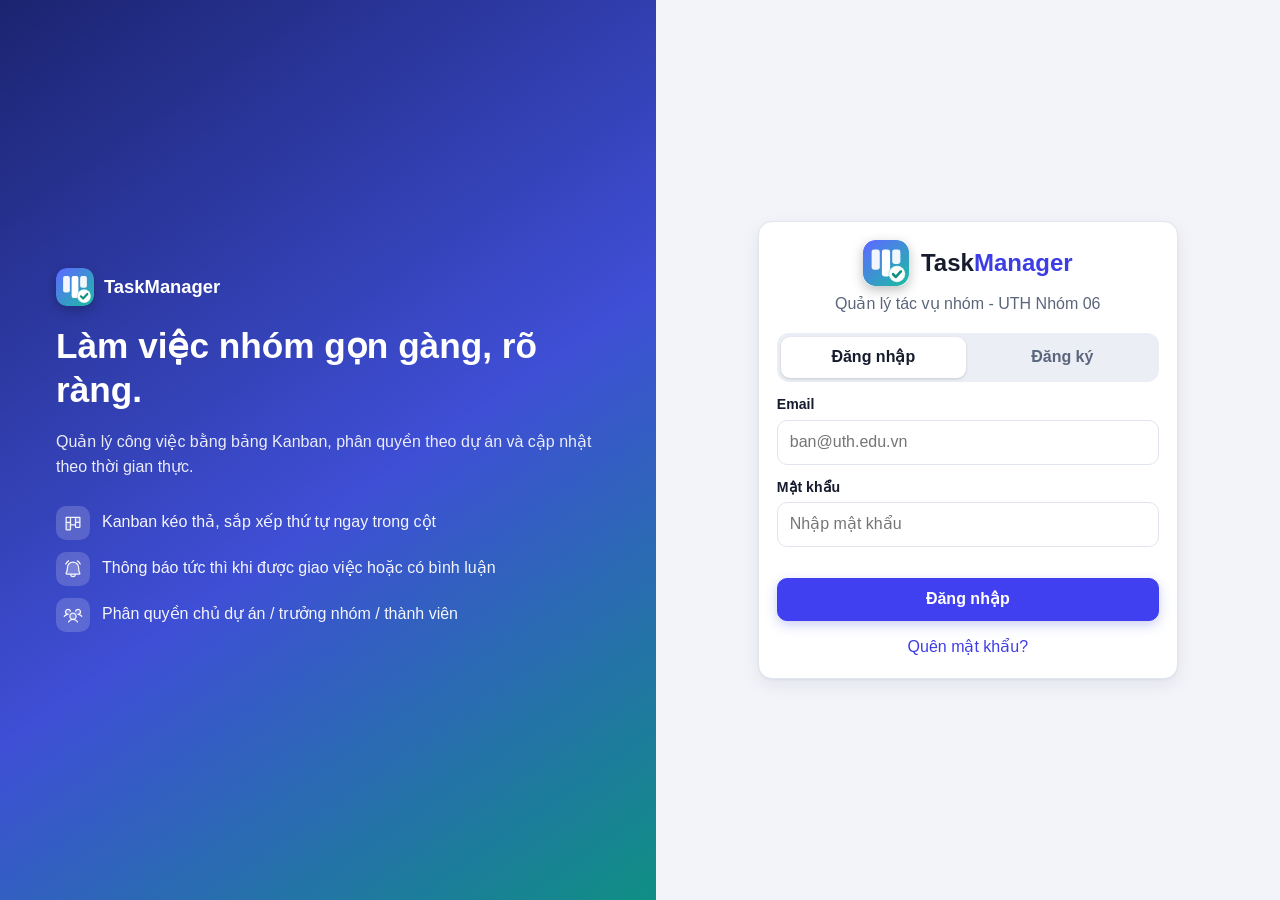
<file: frontend/index.html>
<!DOCTYPE html>
<html lang="vi"><head><meta charset="UTF-8"><title>Task Manager</title></head>
<body><script>location.replace(localStorage.getItem('tm_token') ? 'dashboard.html' : 'login.html');</script></body></html>
</file>
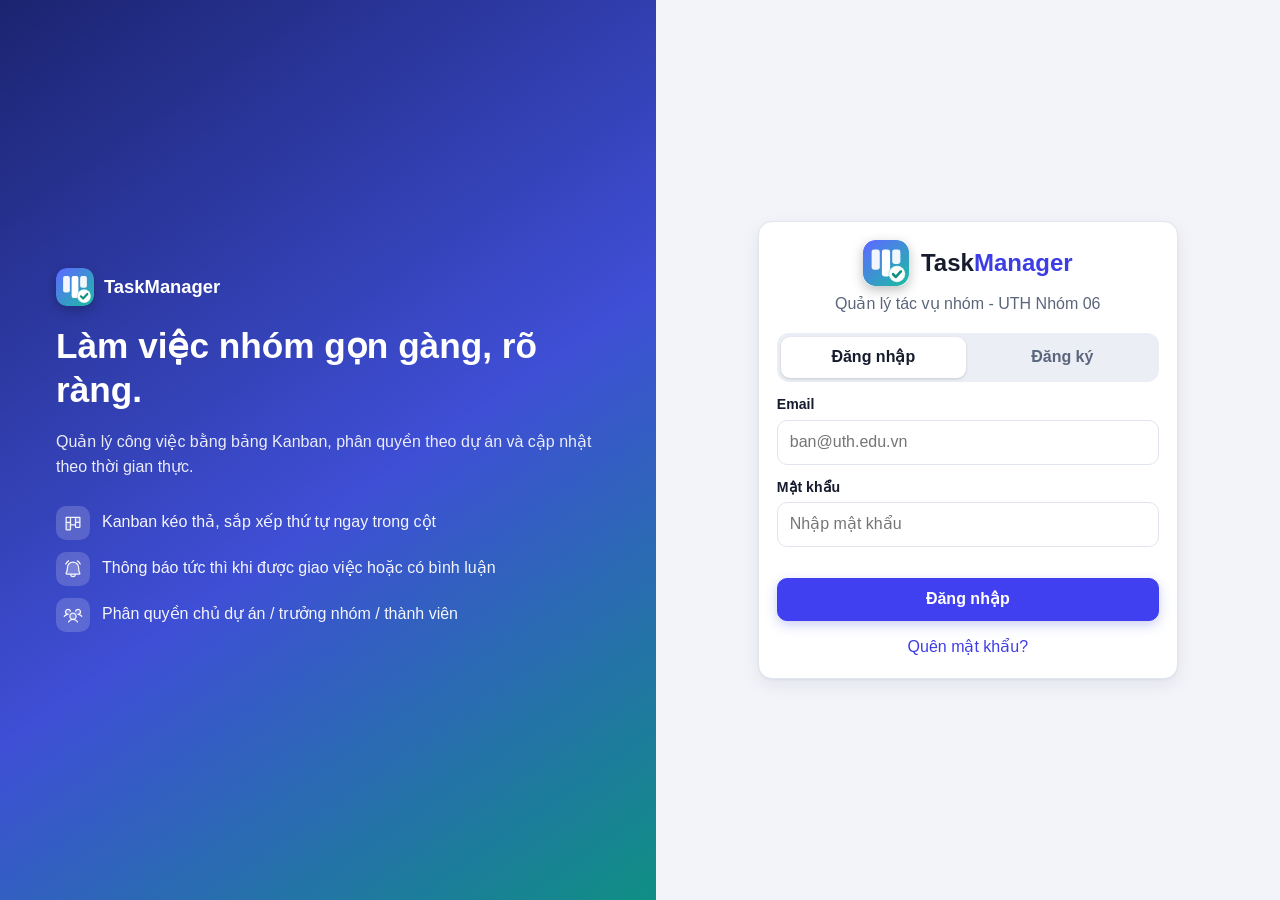
<file: frontend/board.html>
<!DOCTYPE html>
<html lang="vi">
<head>
  <meta charset="UTF-8">
  <meta name="viewport" content="width=device-width, initial-scale=1">
  <title>Bảng Kanban - Task Manager</title>
  <link rel="icon" type="image/svg+xml" href="img/favicon.svg">
  <link rel="stylesheet" href="css/style.css">
</head>
<body>
  <div class="app">
    <aside class="sidebar" id="sidebar"></aside>
    <div class="main-col">
      <header id="topbar"></header>
      <main class="container">
        <div class="board-bar">
          <div class="muted" id="p-desc"></div>
          <div class="bar-actions">
            <div class="avatar-stack" id="p-team"></div>
            <button class="btn" id="btn-members"><i data-icon="users" data-size="18"></i> Thành viên</button>
            <button class="btn danger hidden" id="btn-delete-project"><i data-icon="trash" data-size="16"></i> Xóa dự án</button>
          </div>
        </div>

        <div class="toolbar">
          <div class="field search-field"><i data-icon="search" data-size="18"></i><input id="f-q" type="search" aria-label="Tìm task" placeholder="Tìm task..."></div>
          <div class="field">
            <select id="f-priority">
              <option value="">Mọi mức ưu tiên</option>
              <option value="urgent">Khẩn cấp</option><option value="high">Cao</option>
              <option value="medium">Trung bình</option><option value="low">Thấp</option>
            </select>
          </div>
          <div class="field"><select id="f-assignee"></select></div>
          <button class="btn sm ghost" id="f-clear">Xóa bộ lọc</button>
          <span class="muted small" id="f-count"></span>
          <span class="spacer"></span>
          <div class="view-toggle">
            <button type="button" id="view-kanban" class="active with-ic"><i data-icon="kanban" data-size="16"></i> Kanban</button>
            <button type="button" id="view-list" class="with-ic"><i data-icon="rows" data-size="16"></i> Danh sách</button>
          </div>
        </div>

        <div class="board" id="board"></div>
      </main>
    </div>
  </div>
  <script src="js/api.js"></script>
  <script src="js/icons-data.js"></script>
  <script src="js/icon.js"></script>
  <script src="js/motion.js"></script>
  <script src="js/ui.js"></script>
  <script src="js/notify.js"></script>
  <script src="js/profile.js"></script>
  <script src="js/board.js"></script>
</body>
</html>
</file>
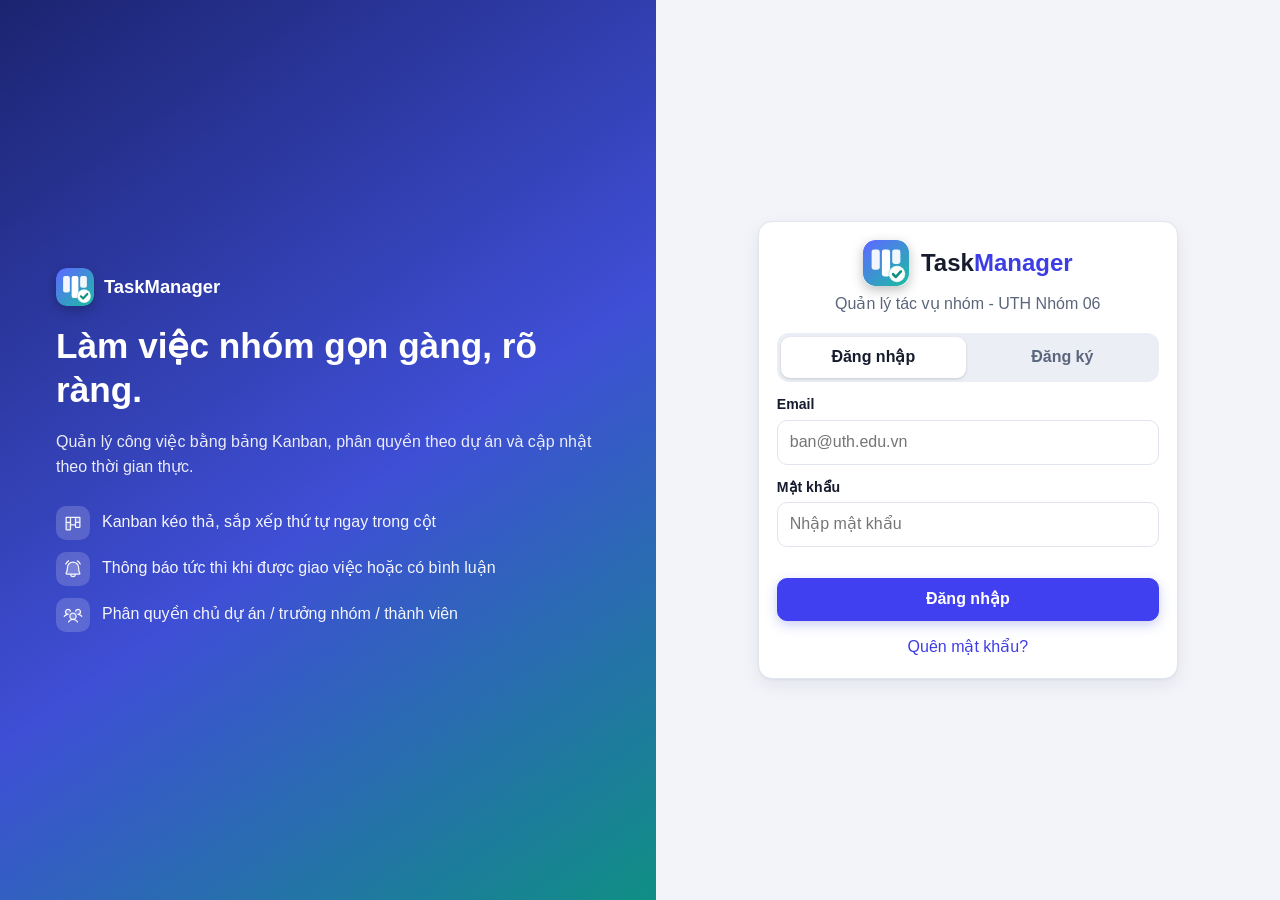
<file: frontend/dashboard.html>
<!DOCTYPE html>
<html lang="vi">
<head>
  <meta charset="UTF-8">
  <meta name="viewport" content="width=device-width, initial-scale=1">
  <title>Bảng điều khiển - Task Manager</title>
  <link rel="icon" type="image/svg+xml" href="img/favicon.svg">
  <link rel="stylesheet" href="css/style.css">
</head>
<body>
  <div class="app">
    <aside class="sidebar" id="sidebar"></aside>
    <div class="main-col">
      <header id="topbar"></header>
      <main class="container">
        <div class="greet-sub" id="hello-sub">Tổng quan công việc của bạn trên tất cả dự án.</div>

        <section class="grid stats" id="stats"></section>

        <section class="dash-grid">
          <div class="card">
            <div class="card-head"><h2>Việc của tôi</h2><a href="my-tasks.html" class="small with-ic">Xem tất cả <i data-icon="arrow-right" data-size="14"></i></a></div>
            <div id="mine-tabs"></div>
            <div id="mine"></div>
          </div>
          <div class="card">
            <div class="card-head"><h2>Tiến độ tổng thể</h2></div>
            <div id="progress"></div>
          </div>
        </section>

        <h2 id="du-an">Dự án của tôi</h2>
        <section class="grid projects" id="projects"></section>
      </main>
    </div>
  </div>
  <script src="js/api.js"></script>
  <script src="js/icons-data.js"></script>
  <script src="js/icon.js"></script>
  <script src="js/motion.js"></script>
  <script src="js/ui.js"></script>
  <script src="js/notify.js"></script>
  <script src="js/profile.js"></script>
  <script src="js/dashboard.js"></script>
</body>
</html>
</file>
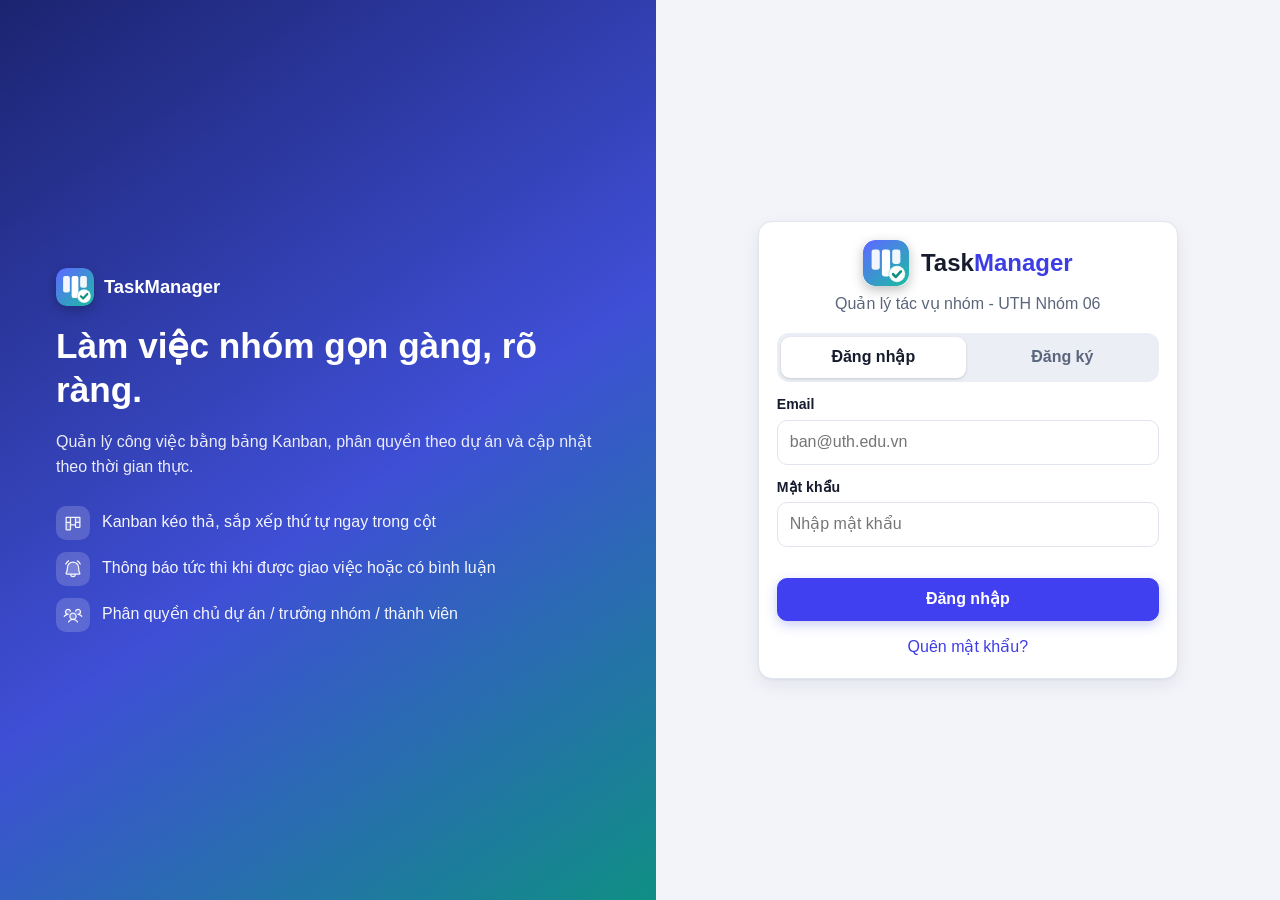
<file: frontend/login.html>
<!DOCTYPE html>
<html lang="vi">
<head>
  <meta charset="UTF-8">
  <meta name="viewport" content="width=device-width, initial-scale=1">
  <title>Đăng nhập - Task Manager</title>
  <link rel="icon" type="image/svg+xml" href="img/favicon.svg">
  <link rel="stylesheet" href="css/style.css">
</head>
<body>
  <div class="auth-split">
    <section class="auth-hero">
      <div class="side-brand" style="padding:0"><img class="logo-img" src="img/logo.svg" alt="" width="38" height="38"><span>Task<b style="color:#fff">Manager</b></span></div>
      <h1>Làm việc nhóm gọn gàng, rõ ràng.</h1>
      <p style="margin:0;opacity:.9">Quản lý công việc bằng bảng Kanban, phân quyền theo dự án và cập nhật theo thời gian thực.</p>
      <ul>
        <li><span class="hero-ic"><i data-icon="kanban" data-size="20"></i></span> Kanban kéo thả, sắp xếp thứ tự ngay trong cột</li>
        <li><span class="hero-ic"><i data-icon="bell" data-size="20"></i></span> Thông báo tức thì khi được giao việc hoặc có bình luận</li>
        <li><span class="hero-ic"><i data-icon="users" data-size="20"></i></span> Phân quyền chủ dự án / trưởng nhóm / thành viên</li>
      </ul>
    </section>
    <section class="auth-pane">
    <div class="card auth-card">
      <h1 class="auth-logo"><img class="logo-img" src="img/logo.svg" alt="" width="46" height="46"><span class="word">Task<b>Manager</b></span></h1>
      <p class="muted" style="text-align:center;margin-top:0">Quản lý tác vụ nhóm - UTH Nhóm 06</p>
      <div class="tabs">
        <button type="button" id="tab-login" class="active">Đăng nhập</button>
        <button type="button" id="tab-register">Đăng ký</button>
      </div>

      <form id="form-login" novalidate>
        <label for="l-email">Email</label>
        <input id="l-email" type="email" autocomplete="username" placeholder="ban@uth.edu.vn">
        <label for="l-pass">Mật khẩu</label>
        <input id="l-pass" type="password" autocomplete="current-password" placeholder="Nhập mật khẩu">
        <div class="error-text" id="l-err"></div>
        <button class="btn primary" style="width:100%;margin-top:6px" id="l-btn">Đăng nhập</button>
        <p style="text-align:center;margin:14px 0 0"><a href="#" id="link-forgot">Quên mật khẩu?</a></p>
      </form>

      <form id="form-forgot" class="hidden" novalidate>
        <h3 style="margin-top:14px">Quên mật khẩu</h3>
        <p class="muted small" style="margin-top:0">Nhập email tài khoản, hệ thống sẽ gửi liên kết đặt lại mật khẩu (hiệu lực 1 giờ).</p>
        <label for="f-email">Email</label>
        <input id="f-email" type="email" autocomplete="username" placeholder="ban@uth.edu.vn">
        <div class="error-text" id="f-err"></div>
        <div id="f-ok" class="hidden card" style="margin:8px 0;padding:10px"></div>
        <button class="btn primary" style="width:100%;margin-top:6px" id="f-btn">Gửi liên kết đặt lại</button>
        <p style="text-align:center;margin:14px 0 0"><a href="#" id="link-back" class="with-ic"><i data-icon="arrow-left" data-size="14"></i> Quay lại đăng nhập</a></p>
      </form>

      <form id="form-register" class="hidden" novalidate>
        <label for="r-name">Họ và tên</label>
        <input id="r-name" type="text" autocomplete="name" placeholder="Nguyễn Văn A">
        <label for="r-email">Email</label>
        <input id="r-email" type="email" autocomplete="username" placeholder="ban@uth.edu.vn">
        <div class="form-row">
          <div><label for="r-pass">Mật khẩu</label><input id="r-pass" type="password" autocomplete="new-password" placeholder="Tối thiểu 6 ký tự"></div>
          <div><label for="r-pass2">Nhập lại</label><input id="r-pass2" type="password" autocomplete="new-password"></div>
        </div>
        <div class="error-text" id="r-err"></div>
        <button class="btn primary" style="width:100%;margin-top:6px" id="r-btn">Tạo tài khoản</button>
      </form>
    </div>
    </section>
  </div>
  <script src="js/api.js"></script>
  <script src="js/icons-data.js"></script>
  <script src="js/icon.js"></script>
  <script src="js/motion.js"></script>
  <script src="js/ui.js"></script>
  <script src="js/login.js"></script>
</body>
</html>
</file>
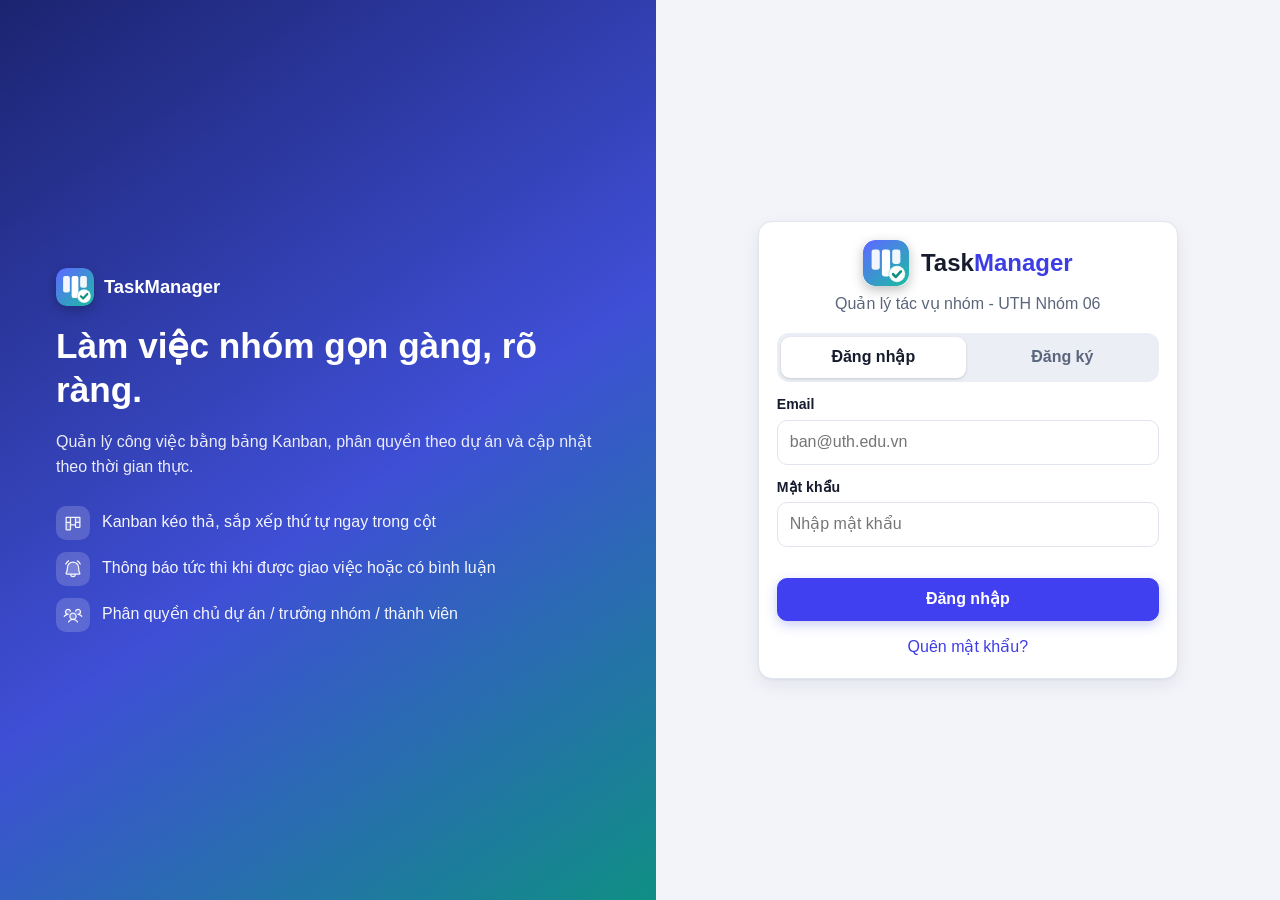
<file: frontend/my-tasks.html>
<!DOCTYPE html>
<html lang="vi">
<head>
  <meta charset="UTF-8">
  <meta name="viewport" content="width=device-width, initial-scale=1">
  <title>Việc của tôi - Task Manager</title>
  <link rel="icon" type="image/svg+xml" href="img/favicon.svg">
  <link rel="stylesheet" href="css/style.css">
</head>
<body>
  <div class="app">
    <aside class="sidebar" id="sidebar"></aside>
    <div class="main-col">
      <header id="topbar"></header>
      <main class="container">
        <div class="muted page-sub">Mọi công việc được giao cho bạn, trên tất cả dự án.</div>
        <div class="toolbar">
          <div class="field search-field"><i data-icon="search" data-size="18"></i><input id="mt-q" type="search" aria-label="Tìm công việc" placeholder="Tìm theo tên công việc..."></div>
          <div class="field">
            <select id="mt-priority">
              <option value="">Mọi mức ưu tiên</option>
              <option value="urgent">Khẩn cấp</option><option value="high">Cao</option>
              <option value="medium">Trung bình</option><option value="low">Thấp</option>
            </select>
          </div>
          <div class="field"><select id="mt-project"></select></div>
          <button class="btn sm ghost" id="mt-clear">Xóa bộ lọc</button>
        </div>
        <div class="card">
          <div id="mt-tabs"></div>
          <div id="mt-table"></div>
        </div>
      </main>
    </div>
  </div>
  <script src="js/api.js"></script>
  <script src="js/icons-data.js"></script>
  <script src="js/icon.js"></script>
  <script src="js/motion.js"></script>
  <script src="js/ui.js"></script>
  <script src="js/notify.js"></script>
  <script src="js/profile.js"></script>
  <script src="js/my-tasks.js"></script>
</body>
</html>
</file>
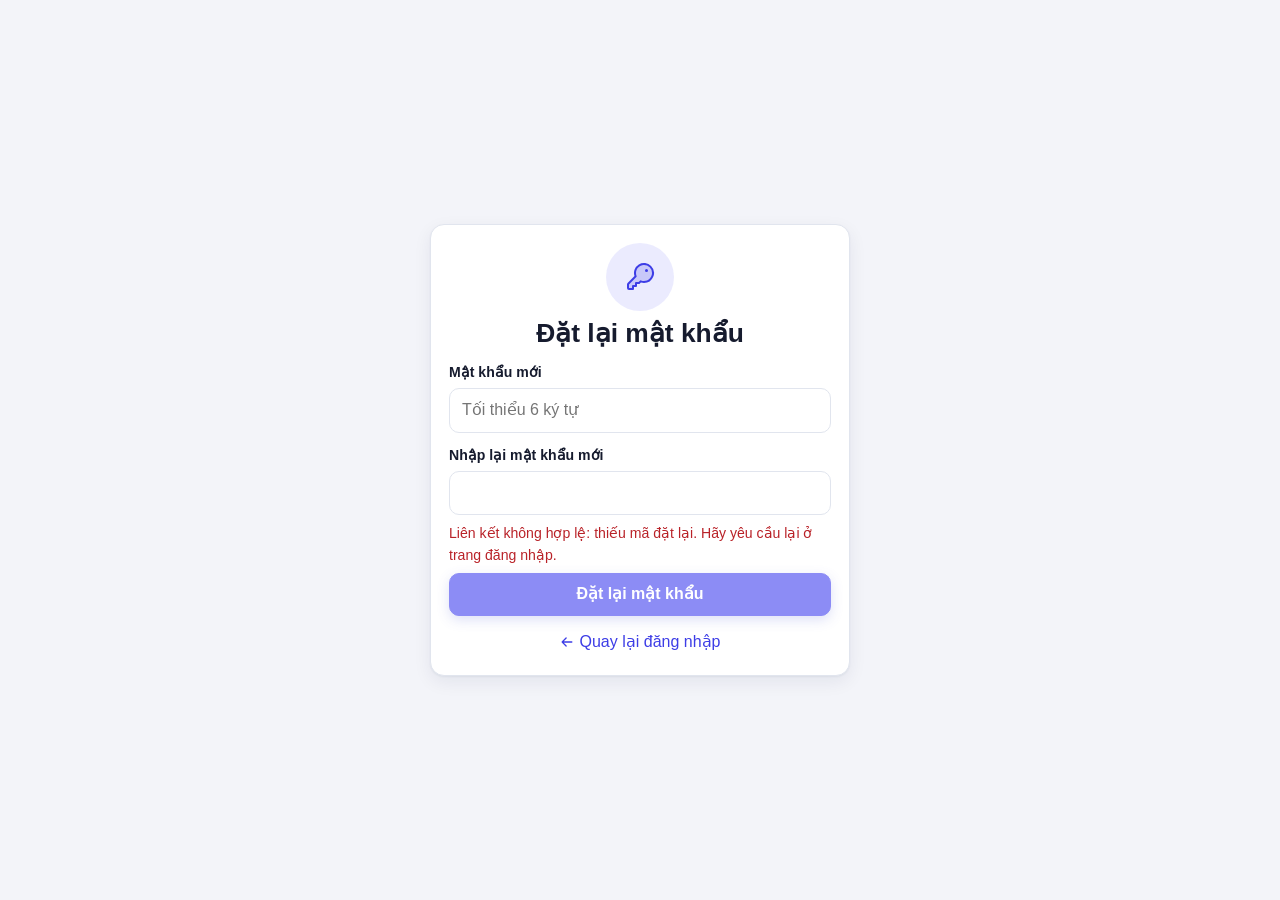
<file: frontend/reset.html>
<!DOCTYPE html>
<html lang="vi">
<head>
  <meta charset="UTF-8">
  <meta name="viewport" content="width=device-width, initial-scale=1">
  <title>Đặt lại mật khẩu - Task Manager</title>
  <link rel="icon" type="image/svg+xml" href="img/favicon.svg">
  <link rel="stylesheet" href="css/style.css">
</head>
<body>
  <div class="auth-wrap">
    <div class="card auth-card">
      <div class="es-ic" style="margin:0 auto 6px"><i data-icon="key" data-size="32"></i></div>
      <h1 style="text-align:center">Đặt lại mật khẩu</h1>
      <form id="form-reset" novalidate>
        <label for="p1">Mật khẩu mới</label>
        <input id="p1" type="password" autocomplete="new-password" placeholder="Tối thiểu 6 ký tự">
        <label for="p2">Nhập lại mật khẩu mới</label>
        <input id="p2" type="password" autocomplete="new-password">
        <div class="error-text" id="r-err"></div>
        <button class="btn primary" style="width:100%;margin-top:6px" id="r-btn">Đặt lại mật khẩu</button>
      </form>
      <div id="done" class="hidden" style="text-align:center">
        <p id="done-msg"></p>
        <a class="btn primary" href="login.html">Đến trang đăng nhập</a>
      </div>
      <p style="text-align:center;margin:14px 0 0"><a href="login.html" class="with-ic"><i data-icon="arrow-left" data-size="14"></i> Quay lại đăng nhập</a></p>
    </div>
  </div>
  <script src="js/api.js"></script>
  <script src="js/icons-data.js"></script>
  <script src="js/icon.js"></script>
  <script src="js/motion.js"></script>
  <script src="js/ui.js"></script>
  <script src="js/reset.js"></script>
</body>
</html>
</file>
<file: frontend/css/style.css>
/* ===== Design tokens ===== */
:root{
  --bg:#f3f4f9;--panel:#ffffff;--panel2:#eceef5;--border:#e1e5ee;--text:#161b2e;--muted:#5b657b;
  --primary:#3d3de6;--primary-btn:#4040f0;--primary-h:#3232d4;--primary-soft:rgba(64,64,240,.10);--on-primary:#fff;
  --danger:#b92228;--ok:#1b7f3f;--warn:#975a00;--purple:#6d3fd1;--info:#1d5fd6;--teal:#0f8f84;--focus:#f59e0b;
  --side:#192231;--side2:#243044;--side-text:#b4bdd0;--side-muted:#8591ab;
  --radius:14px;--shadow:0 1px 2px rgba(20,30,70,.05),0 6px 18px rgba(20,30,70,.07);
}
[data-theme="dark"]{
  --bg:#0b1020;--panel:#141a2e;--panel2:#1c2440;--border:#2a3556;--text:#e8ecf7;--muted:#9aa6c2;
  --primary:#8d9bff;--primary-btn:#5666e8;--primary-h:#6a79f0;--primary-soft:rgba(141,155,255,.15);--on-primary:#fff;
  --danger:#ff7b80;--ok:#52d27a;--warn:#f5b94a;--purple:#b69cff;--info:#7fb0ff;--teal:#2ed0cb;--focus:#fbbf24;
  --side:#0d1320;--side2:#18213a;--side-text:#aeb8d0;--side-muted:#7c88a8;
  --shadow:0 1px 2px rgba(0,0,0,.4),0 8px 22px rgba(0,0,0,.35);
}
*{box-sizing:border-box}
html,body{margin:0;min-height:100%}
body{background:var(--bg);color:var(--text);font:16px/1.55 "Inter",-apple-system,"Segoe UI",Roboto,"Helvetica Neue",Arial,sans-serif}
a{color:var(--primary);text-decoration:none}
h1,h2,h3{margin:0 0 .4em;line-height:1.25}
h1{font-size:1.65rem}h2{font-size:1.1rem}h3{font-size:1rem}
.muted{color:var(--muted)}.small{font-size:.85rem}.hidden{display:none!important}

/* ===== App shell: sidebar + main ===== */
.app{display:grid;grid-template-columns:264px minmax(0,1fr);min-height:100vh}
.logo-img{width:38px;height:38px;border-radius:11px;flex:none;display:block;box-shadow:0 4px 12px rgba(0,0,0,.25)}
.pdot{width:10px;height:10px;border-radius:3px;flex:none}
.main-col{min-width:0;display:flex;flex-direction:column}
.scrim{position:fixed;inset:0;background:rgba(2,6,23,.55);z-index:55}
@media(max-width:900px){
  .app{grid-template-columns:minmax(0,1fr)}
  .sidebar{position:fixed;left:0;top:0;bottom:0;width:272px;transform:translateX(-102%);transition:transform .2s;z-index:60}
  .sidebar.open{transform:none}
  .btn.menu-btn{display:inline-flex}
  .date-chip{display:none}
  .container{padding:18px 14px 50px}
  .topbar{padding:0 14px}
}

/* ===== Layout helpers ===== */
.page-head{display:flex;flex-wrap:wrap;align-items:flex-end;justify-content:space-between;gap:12px;margin-bottom:20px}
.grid{display:grid;gap:16px}
.grid.stats{grid-template-columns:repeat(auto-fit,minmax(210px,1fr));margin-bottom:16px}
.grid.projects{grid-template-columns:repeat(auto-fill,minmax(290px,1fr))}
.dash-grid{display:grid;grid-template-columns:minmax(0,1.75fr) minmax(0,1fr);gap:16px;margin-bottom:26px;align-items:start}
@media(max-width:1000px){.dash-grid{grid-template-columns:minmax(0,1fr)}}
.card{background:var(--panel);border:1px solid var(--border);border-radius:var(--radius);padding:18px;box-shadow:var(--shadow)}
.card-head{display:flex;justify-content:space-between;align-items:center;margin-bottom:12px}
.card-head h2{margin:0}

/* ===== Stat cards, donut ===== */
.stat{display:flex;align-items:center;gap:14px}
.stat .icon{width:54px;height:54px;border-radius:50%;display:grid;place-items:center;font-size:1.5rem;color:#fff;flex:none}
.ic-blue{background:linear-gradient(135deg,#38bdf8,#4f6ef7)}.ic-teal{background:linear-gradient(135deg,#5eead4,#12b5b0)}
.ic-red{background:linear-gradient(135deg,#fb7185,#e5484d)}.ic-orange{background:linear-gradient(135deg,#fbbf24,#f59f00)}
.stat .num{font-size:1.8rem;font-weight:700;line-height:1}
.stat.danger .num{color:var(--danger)}
.donut-wrap{display:flex;align-items:center;gap:22px;flex-wrap:wrap}
.donut{position:relative;width:150px;height:150px;flex:none}
.donut svg{width:100%;height:100%;transform:rotate(-90deg)}
.donut .center{position:absolute;inset:0;display:grid;place-items:center;text-align:center;line-height:1.1}
.donut .center b{font-size:1.7rem}
.legend-list{flex:1;min-width:150px}
.legend-row{display:flex;justify-content:space-between;align-items:center;padding:7px 0;border-bottom:1px solid var(--border);font-size:.92rem}
.legend-row:last-child{border-bottom:0}
.dot{display:inline-block;width:10px;height:10px;border-radius:50%;margin-right:8px}
.progress{height:8px;border-radius:99px;background:var(--panel2);overflow:hidden;display:flex}
.progress>i{display:block;height:100%}

/* ===== Project cards ===== */
.project-card{display:flex;flex-direction:column;gap:10px;transition:.15s;cursor:pointer;border-top:4px solid var(--pc,var(--primary))}
.project-card:hover{transform:translateY(-3px);box-shadow:0 10px 26px rgba(16,24,40,.14)}
.project-card .row{display:flex;justify-content:space-between;align-items:flex-start;gap:8px}
.project-card p{margin:0;color:var(--muted);font-size:.9rem;min-height:2.6em}
.empty{text-align:center;color:var(--muted);padding:26px 8px}
.list-row{display:flex;justify-content:space-between;align-items:center;gap:10px;padding:10px 0;border-bottom:1px solid var(--border)}
.list-row:last-child{border-bottom:0}

/* ===== Buttons & forms ===== */
.btn{display:inline-flex;align-items:center;justify-content:center;gap:6px;padding:8px 15px;border-radius:10px;border:1px solid var(--border);background:var(--panel);color:var(--text);font:inherit;font-weight:600;cursor:pointer;transition:.15s}
.btn:hover{border-color:var(--primary);color:var(--primary)}
.btn:disabled{opacity:.6;cursor:not-allowed}
.btn.primary{background:var(--primary-btn);border-color:var(--primary-btn);color:var(--on-primary);box-shadow:0 4px 12px rgba(63,79,214,.28)}
.btn.primary:hover{background:var(--primary-h);color:var(--on-primary)}
.btn.danger{color:var(--danger)}.btn.danger:hover{border-color:var(--danger);color:var(--danger)}
.btn.ghost{background:transparent;border-color:transparent}
.btn.ghost:hover{background:var(--panel2)}
.btn.sm{padding:5px 11px;font-size:.85rem}
.icon-btn{width:38px;height:38px;padding:0;border-radius:10px}
label{display:block;font-weight:600;font-size:.88rem;margin:12px 0 4px}
input,select,textarea{width:100%;padding:9px 12px;border-radius:10px;border:1px solid var(--border);background:var(--panel);color:var(--text);font:inherit}
input:focus,select:focus,textarea:focus{outline:2px solid var(--primary);outline-offset:-1px}
textarea{resize:vertical}
input:disabled,select:disabled,textarea:disabled{opacity:.7}
.form-row{display:grid;grid-template-columns:1fr 1fr;gap:12px}
@media(max-width:560px){.form-row{grid-template-columns:1fr}}
.error-text{color:var(--danger);font-size:.88rem;min-height:1.2em;margin-top:8px}

/* ===== Badges, avatars ===== */
.badge{display:inline-block;padding:2px 10px;border-radius:99px;font-size:.74rem;font-weight:700;white-space:nowrap}
.b-owner{background:rgba(139,92,246,.10);color:var(--purple)}
.b-leader{background:rgba(245,159,0,.10);color:var(--warn)}
.b-member{background:rgba(107,119,140,.10);color:var(--muted)}
.s-todo{background:rgba(100,116,139,.12);color:var(--muted)}
.s-in_progress{background:rgba(59,130,246,.10);color:var(--info)}
.s-review{background:rgba(139,92,246,.10);color:var(--purple)}
.s-done{background:rgba(47,179,68,.10);color:var(--ok)}
.avatar{display:inline-grid;place-items:center;width:26px;height:26px;border-radius:50%;background:linear-gradient(135deg,#4a5ae0,#7a4fe0);color:#fff;font-size:.72rem;font-weight:700;flex:none}
.avatar.lg{width:34px;height:34px;font-size:.85rem}
.avatar.xl{width:72px;height:72px;font-size:1.4rem}
img.avatar{object-fit:cover;background:var(--panel2)}
.avatar-stack{display:flex}
.avatar-stack .avatar{border:2px solid var(--bg);margin-left:-8px;width:32px;height:32px}
.avatar-stack .avatar:first-child{margin-left:0}
.avatar-stack .more{background:var(--panel2);color:var(--muted)}

/* ===== Tabs, tables ===== */
.tabs2{display:flex;gap:4px;flex-wrap:wrap;border-bottom:1px solid var(--border);margin-bottom:6px}
.tabs2 button{border:0;background:transparent;color:var(--muted);font:inherit;font-weight:600;font-size:.9rem;padding:9px 10px;cursor:pointer;border-bottom:2px solid transparent;margin-bottom:-1px}
.tabs2 button:hover{color:var(--text)}
.tabs2 button.active{color:var(--primary);border-bottom-color:var(--primary)}
.table-wrap{overflow-x:auto}
table.tbl{width:100%;border-collapse:collapse;font-size:.92rem}
.tbl th{text-align:left;color:var(--muted);font-size:.78rem;text-transform:uppercase;letter-spacing:.04em;padding:10px 10px;border-bottom:1px solid var(--border);white-space:nowrap}
.tbl td{padding:11px 10px;border-bottom:1px solid var(--border);vertical-align:middle}
.tbl tr.trow{cursor:pointer}
.tbl tr.trow:hover td{background:var(--panel2)}
.tbl .t-title{font-weight:600;max-width:340px}
.tbl .t-id{color:var(--primary);font-weight:600}

/* ===== Auth pages ===== */
.auth-split{min-height:100vh;display:grid;grid-template-columns:1.05fr 1fr}
.auth-hero{background:linear-gradient(145deg,#1b2470,#3f4fd6 55%,#0f8f84);color:#fff;padding:56px;display:flex;flex-direction:column;justify-content:center;gap:18px}
.auth-hero h1{font-size:2.2rem;margin:0}
.auth-hero ul{list-style:none;padding:0;margin:8px 0 0;display:grid;gap:12px}
.auth-hero li{display:flex;gap:12px;align-items:center;opacity:.95}
.auth-hero li span{width:34px;height:34px;border-radius:10px;background:rgba(255,255,255,.18);display:grid;place-items:center}
.auth-pane{display:grid;place-items:center;padding:24px}
.auth-card{width:100%;max-width:420px}
.auth-wrap{min-height:100vh;display:grid;place-items:center;padding:20px}
@media(max-width:860px){.auth-split{grid-template-columns:1fr}.auth-hero{display:none}}
.tabs{display:flex;gap:4px;background:var(--panel2);padding:4px;border-radius:12px;margin-bottom:8px}
.tabs button{flex:1;padding:8px;border:0;border-radius:9px;background:transparent;color:var(--muted);font:inherit;font-weight:700;cursor:pointer}
.tabs button.active{background:var(--panel);color:var(--text);box-shadow:0 1px 3px rgba(0,0,0,.15)}

/* ===== Kanban ===== */
.toolbar{display:flex;flex-wrap:wrap;gap:10px;align-items:center;margin:0 0 16px;padding:12px;background:var(--panel);border:1px solid var(--border);border-radius:var(--radius)}
.toolbar .field{flex:1 1 160px;max-width:230px}
.toolbar select,.toolbar input{padding:8px 11px}
.toolbar .spacer{flex:1}
.view-toggle{display:flex;background:var(--panel2);border-radius:10px;padding:3px}
.view-toggle button{border:0;background:transparent;color:var(--muted);font:inherit;font-weight:600;padding:5px 12px;border-radius:8px;cursor:pointer}
.view-toggle button.active{background:var(--panel);color:var(--primary);box-shadow:0 1px 3px rgba(0,0,0,.15)}
.board{display:grid;grid-template-columns:repeat(4,minmax(228px,1fr));gap:16px;overflow-x:auto;padding-bottom:14px;align-items:start}
.col-body{padding:10px;display:flex;flex-direction:column;gap:10px;overflow-y:auto;flex:1;min-height:90px;transition:.15s}
.col-body.drag-over{background:var(--primary-soft);outline:2px dashed var(--primary);outline-offset:-6px}
.due.overdue{color:var(--danger);font-weight:700}
.due.soon{color:var(--warn);font-weight:700}
.drop-line{height:3px;border-radius:3px;background:var(--primary);margin:-2px 0;pointer-events:none}
.list-wrap{background:var(--panel);border:1px solid var(--border);border-radius:var(--radius);padding:6px 10px;box-shadow:var(--shadow)}

/* ===== Modal ===== */
.backdrop{position:fixed;inset:0;z-index:70;background:rgba(2,6,23,.6);display:grid;place-items:center;padding:16px;overflow-y:auto}
.modal{width:100%;max-width:520px;background:var(--panel);border:1px solid var(--border);border-radius:16px;box-shadow:0 20px 50px rgba(2,6,23,.4);max-height:92vh;overflow-y:auto}
.modal.wide{max-width:660px}
.modal-head{display:flex;justify-content:space-between;align-items:center;padding:15px 20px;border-bottom:1px solid var(--border);position:sticky;top:0;background:var(--panel);z-index:1}
.modal-body{padding:6px 20px 20px}
.modal-actions{display:flex;justify-content:space-between;gap:8px;margin-top:18px}
.modal-actions .grp{display:flex;gap:8px}
.x{background:none;border:0;color:var(--muted);font-size:1.4rem;cursor:pointer;line-height:1}
.comment{display:flex;gap:10px;padding:10px 0;border-bottom:1px solid var(--border)}
.comment:last-child{border-bottom:0}
.comment .body{flex:1;min-width:0}
.comment .content{white-space:pre-wrap;word-break:break-word}
.section-title{margin:20px 0 6px;padding-top:14px;border-top:1px solid var(--border)}

/* ===== Toast, bell ===== */
#toasts{position:fixed;right:16px;bottom:16px;z-index:100;display:flex;flex-direction:column;gap:8px}
.toast{background:var(--panel);border:1px solid var(--border);border-left:4px solid var(--primary);padding:10px 14px;border-radius:10px;box-shadow:0 10px 28px rgba(2,6,23,.25);max-width:340px}
.toast.error{border-left-color:var(--danger)}.toast.success{border-left-color:var(--ok)}
#bell-slot{position:relative}
.bell{position:relative;font-size:1.05rem}
.dot-badge{position:absolute;top:-4px;right:-4px;min-width:18px;height:18px;padding:0 5px;border-radius:99px;background:var(--danger);color:#fff;font-size:.7rem;font-weight:700;display:grid;place-items:center}
.notif-panel{position:absolute;right:0;top:calc(100% + 10px);width:min(370px,92vw);background:var(--panel);border:1px solid var(--border);border-radius:14px;box-shadow:0 16px 40px rgba(2,6,23,.3);z-index:40;overflow:hidden}
.notif-head{display:flex;justify-content:space-between;align-items:center;padding:11px 14px;border-bottom:1px solid var(--border)}
.notif-list{max-height:380px;overflow-y:auto}
.notif-item{padding:10px 14px;border-bottom:1px solid var(--border);cursor:pointer;font-size:.9rem}
.notif-item:last-child{border-bottom:0}
.notif-item:hover{background:var(--panel2)}
.notif-item.unread{border-left:3px solid var(--primary);background:var(--primary-soft)}

/* ===== Icon, trợ năng, trạng thái rỗng, khung chờ ===== */
.ic{flex:none;vertical-align:-.2em}
.with-ic{display:inline-flex;align-items:center;gap:6px}
a:focus-visible,button:focus-visible,[tabindex]:focus-visible,summary:focus-visible{outline:3px solid var(--focus);outline-offset:2px;border-radius:8px}
input:focus-visible,select:focus-visible,textarea:focus-visible{outline:3px solid var(--focus);outline-offset:0}
.skip-link{position:absolute;left:-999px;top:8px;background:var(--primary-btn);color:#fff;padding:8px 14px;border-radius:8px;z-index:200}
.skip-link:focus{left:12px}
.back-link{display:inline-flex;align-items:center;gap:6px;font-size:.9rem;font-weight:600}
.badge{display:inline-flex;align-items:center;gap:4px}
.field-wrap{position:relative}
.search-field{position:relative}
.search-field>.ic{position:absolute;left:12px;top:50%;transform:translateY(-50%);color:var(--muted);pointer-events:none}
.search-field input{padding-left:38px}
.search .ic{position:absolute;left:12px;top:50%;transform:translateY(-50%);color:var(--muted);pointer-events:none}
.icon-btn{width:42px;height:42px}
.btn{min-height:40px}.btn.sm{min-height:34px}
.stat .icon .ic{display:block}
.empty-state{display:flex;flex-direction:column;align-items:center;gap:6px;text-align:center;padding:30px 16px;color:var(--text)}
.es-ic{width:68px;height:68px;border-radius:50%;background:var(--primary-soft);color:var(--primary);display:grid;place-items:center;margin-bottom:6px}
.empty-state.sm{padding:16px 8px}
.empty-state.sm .es-ic{width:44px;height:44px;margin-bottom:2px}
.empty-state .btn{margin-top:10px}
.skeleton{border-radius:12px;background:linear-gradient(90deg,var(--panel2) 25%,var(--border) 37%,var(--panel2) 63%);background-size:400% 100%;animation:shimmer 1.4s ease infinite}
@keyframes shimmer{0%{background-position:100% 50%}100%{background-position:0 50%}}
.sk-card{height:92px}.sk-row{height:46px;margin:10px 0}.sk-col{height:260px}
.hero-ic{width:34px;height:34px;border-radius:10px;background:rgba(255,255,255,.18);display:grid!important;place-items:center;flex:none}
.auth-logo{display:flex;align-items:center;justify-content:center;gap:12px;margin-bottom:6px}
.auth-logo .logo-img{width:46px;height:46px}
.auth-logo span.word{font-size:1.5rem;font-weight:800}
.auth-logo span.word b{color:var(--primary)}
.toast{display:flex;gap:10px;align-items:flex-start}
.toast .ic{margin-top:2px}
.toast.success .ic{color:var(--ok)}.toast.error .ic{color:var(--danger)}.toast:not(.success):not(.error) .ic{color:var(--primary)}
.greet-sub{display:flex;align-items:center;gap:8px;color:var(--muted)}
@media (prefers-reduced-motion:reduce){*,*::before,*::after{animation:none!important;transition:none!important;scroll-behavior:auto!important}}

/* =====================================================================
   CHUYỂN ĐỘNG (animation / transition)
   Chỉ animate transform + opacity cho mượt. Tắt hết khi người dùng chọn "giảm chuyển động".
   ===================================================================== */
:root{--ease:cubic-bezier(.22,1,.36,1);--ease-spring:cubic-bezier(.34,1.56,.64,1)}

@keyframes fadeIn{from{opacity:0}to{opacity:1}}
@keyframes fadeUp{from{opacity:0;transform:translateY(14px)}to{opacity:1;transform:none}}
@keyframes popIn{0%{opacity:0;transform:scale(.8)}70%{transform:scale(1.05)}100%{opacity:1;transform:none}}
@keyframes scaleIn{from{opacity:0;transform:translateY(-6px) scale(.96)}to{opacity:1;transform:none}}
@keyframes slideInRight{from{opacity:0;transform:translateX(28px)}to{opacity:1;transform:none}}
@keyframes slideOutRight{to{opacity:0;transform:translateX(28px)}}
@keyframes modalIn{from{opacity:0;transform:translateY(18px) scale(.97)}to{opacity:1;transform:none}}
@keyframes modalOut{to{opacity:0;transform:translateY(10px) scale(.98)}}
@keyframes backdropOut{to{opacity:0}}
@keyframes growW{from{width:0}}
@keyframes wiggle{0%,100%{transform:rotate(0)}15%{transform:rotate(-16deg)}30%{transform:rotate(13deg)}45%{transform:rotate(-10deg)}60%{transform:rotate(7deg)}75%{transform:rotate(-4deg)}}
@keyframes floaty{0%,100%{transform:translateY(0)}50%{transform:translateY(-5px)}}
@keyframes shake{0%,100%{transform:translateX(0)}20%{transform:translateX(-6px)}40%{transform:translateX(5px)}60%{transform:translateX(-4px)}80%{transform:translateX(3px)}}
@keyframes spinIn{from{transform:rotate(-160deg) scale(.5);opacity:0}to{transform:none;opacity:1}}
@keyframes settle{0%{box-shadow:0 0 0 0 var(--primary-soft)}40%{box-shadow:0 0 0 7px var(--primary-soft)}100%{box-shadow:0 0 0 0 transparent}}
@keyframes leave{to{opacity:0;transform:scale(.88)}}

/* Hiện lần lượt (so le theo biến --i). Dùng "backwards" để không đè hiệu ứng hover sau khi chạy xong */
.enter{animation:fadeUp .45s var(--ease) backwards;animation-delay:calc(var(--i,0)*45ms)}
.row-enter{animation:fadeIn .35s ease backwards;animation-delay:calc(var(--i,0)*35ms)}
.pop{animation:popIn .4s var(--ease-spring) backwards;animation-delay:calc(var(--i,0)*50ms)}
.swap{animation:fadeIn .3s ease}
.fade-in{animation:fadeUp .35s var(--ease) backwards}

/* Nút, thẻ, liên kết */
.btn{transition:transform .15s var(--ease),background-color .2s,border-color .2s,color .2s,box-shadow .2s}
.btn:active:not(:disabled){transform:scale(.96)}
.btn.primary:hover{transform:translateY(-1px);box-shadow:0 8px 18px rgba(63,79,214,.34)}
.btn.primary:active:not(:disabled){transform:scale(.96)}
.btn .ic{transition:transform .28s var(--ease)}
#btn-add:hover .ic,#btn-new-project:hover .ic,.side-add:hover .ic{transform:rotate(90deg)}
.stat,.project-card{transition:transform .25s var(--ease),box-shadow .25s}
.stat:hover{transform:translateY(-3px);box-shadow:0 10px 24px rgba(20,30,70,.13)}
.avatar-stack .avatar{transition:transform .2s var(--ease)}
.avatar-stack .avatar:hover{transform:translateY(-4px);z-index:2}
.tabs2 button{transition:color .2s,border-color .25s}
.tbl tr.trow td{transition:background-color .15s}
.empty-state .es-ic{animation:floaty 3.4s ease-in-out infinite}
.progress>i{animation:growW .9s var(--ease) .15s backwards}
.error-text:not(:empty){animation:shake .4s}
.auth-card{animation:fadeUp .5s var(--ease) backwards}
.auth-hero>*{animation:fadeUp .6s var(--ease) backwards}
.auth-hero>*:nth-child(2){animation-delay:.08s}.auth-hero>*:nth-child(3){animation-delay:.16s}.auth-hero>*:nth-child(4){animation-delay:.24s}
.hero-ic{transition:transform .25s var(--ease-spring)}
.auth-hero li:hover .hero-ic{transform:scale(1.12) rotate(-6deg)}
#avatar-preview .avatar{animation:popIn .4s var(--ease-spring)}

/* Kanban */
.task.settle{animation:settle .6s ease-out}
.task.leaving{animation:leave .22s var(--ease) forwards}
.drop-line{animation:fadeIn .12s ease}
.comment.new{animation:fadeUp .4s var(--ease)}

/* Hộp thoại, thông báo, chuông */
.backdrop{animation:fadeIn .2s ease backwards}
.modal{animation:modalIn .28s var(--ease) backwards}
.backdrop.closing{animation:backdropOut .16s ease forwards;pointer-events:none}
.backdrop.closing .modal{animation:modalOut .16s ease forwards}
.toast{animation:slideInRight .38s var(--ease-spring) backwards}
.toast.out{animation:slideOutRight .25s ease forwards}
.notif-panel.pop-in{animation:scaleIn .22s var(--ease);transform-origin:top right}
.dot-badge.bump{animation:popIn .45s var(--ease-spring)}
.bell.ring .ic{animation:wiggle .8s ease;transform-origin:50% 12%}
.scrim{animation:fadeIn .2s ease}
.spin-in{animation:spinIn .45s var(--ease-spring)}

/* Đổi sáng/tối: màu chuyển mượt (chỉ bật trong lúc đổi để không tốn hiệu năng) */
html.theme-anim *,html.theme-anim *::before,html.theme-anim *::after{transition:background-color .35s ease,color .35s ease,border-color .35s ease,box-shadow .35s ease!important}

/* Chuyển trang: nội dung mới trượt lên; khi rời trang, nội dung mờ đi (xem go() trong ui.js) */
main.container{animation:fadeUp .4s var(--ease) backwards}
body.leaving main.container{animation:pageOut .14s ease forwards}
body.leaving{pointer-events:none}
@keyframes pageOut{to{opacity:0;transform:translateY(-6px)}}



/* =====================================================================
   GIAO DIỆN THEO MẪU: thanh bên tối kiểu viên thuốc, thanh trên có tiêu đề,
   bảng Kanban thẻ trắng bo tròn. Đặt cuối file để ghi đè các quy tắc chung phía trên.
   ===================================================================== */
:root{--ok-soft:#c9f1da;--ok-ink:#14663a;--warn-soft:#fde9b8;--warn-ink:#8a5300;--bad-soft:#fcd0d0;--bad-ink:#a61b1b;--card-shadow:0 1px 3px rgba(22,27,60,.06),0 6px 18px rgba(22,27,60,.06)}
[data-theme="dark"]{--ok-soft:rgba(82,210,122,.18);--ok-ink:#7be3a0;--warn-soft:rgba(245,185,74,.18);--warn-ink:#f5c46b;--bad-soft:rgba(255,123,128,.2);--bad-ink:#ff9a9e;--card-shadow:0 1px 2px rgba(0,0,0,.4),0 8px 20px rgba(0,0,0,.3)}
.sr-only{position:absolute;width:1px;height:1px;overflow:hidden;clip:rect(0 0 0 0);white-space:nowrap}
.container{padding:6px 32px 60px;max-width:1600px;width:100%}
.page-sub{margin:0 0 16px}
.greet-sub{margin-bottom:18px}

/* --- Thanh bên --- */
.sidebar{background:var(--side);color:var(--side-text);position:sticky;top:0;height:100vh;display:flex;flex-direction:column;padding:22px 14px 14px;overflow-y:auto}
.side-brand{display:flex;align-items:center;gap:10px;color:#fff;font-weight:700;font-size:1.15rem;padding:0 10px 22px}
.side-brand b{color:#9fb0ff}
.side-nav{display:flex;flex-direction:column;gap:4px}
.side-link{display:flex;align-items:center;gap:12px;width:100%;padding:11px 14px;border-radius:12px;border:0;background:transparent;color:var(--side-text);font:inherit;font-weight:500;cursor:pointer;text-align:left}
.side-link:hover{background:var(--side2);color:#fff}
.side-link.active{background:var(--primary-btn);color:#fff;font-weight:600;box-shadow:0 6px 16px rgba(64,64,240,.35)}
.side-link.active:hover{background:var(--primary-btn)}
.sidebar .ic [opacity]{display:none}                 /* chỉ giữ nét viền cho icon, giống mẫu */
.side-row{position:relative}
.side-row .side-link{padding-right:44px}
.side-add{position:absolute;right:8px;top:50%;transform:translateY(-50%);border:0;background:var(--side2);color:#fff;width:26px;height:26px;border-radius:8px;cursor:pointer;display:grid;place-items:center}
.side-add:hover{background:var(--primary-btn)}
.side-projects{margin:0 0 4px 22px;padding-left:10px;border-left:1px solid rgba(255,255,255,.1);display:flex;flex-direction:column;gap:2px}
.side-projects .side-link{padding:8px 12px;font-size:.92rem;gap:10px}
.side-projects .plabel{white-space:nowrap;overflow:hidden;text-overflow:ellipsis}
.pdot{width:10px;height:10px;border-radius:3px;flex:none}
.side-empty{padding:6px 12px;font-size:.85rem;color:var(--side-muted)}
.side-spacer{flex:1;min-height:16px}
.side-foot{position:relative;display:flex;align-items:center;gap:10px;margin-top:10px;padding:14px 6px 0;border-top:1px solid rgba(255,255,255,.1)}
.foot-label{font-size:.85rem;color:var(--side-muted)}
.theme-switch{position:relative;width:44px;height:24px;border-radius:99px;border:0;background:#3a465e;cursor:pointer;padding:0;flex:none;transition:background-color .2s}
.theme-switch .knob{position:absolute;top:3px;left:3px;width:18px;height:18px;border-radius:50%;background:#fff;transition:transform .22s var(--ease,ease)}
.theme-switch[aria-checked="true"]{background:var(--primary-btn)}
.theme-switch[aria-checked="true"] .knob{transform:translateX(20px)}
.foot-more{margin-left:auto;width:34px;height:34px;border-radius:10px;border:0;background:transparent;color:var(--side-text);cursor:pointer;display:grid;place-items:center}
.foot-more:hover{background:var(--side2);color:#fff}
.foot-more[aria-expanded="true"] .ic{transform:rotate(180deg)}
.user-menu{position:absolute;left:0;right:0;bottom:calc(100% + 10px);background:var(--side2);border:1px solid rgba(255,255,255,.08);border-radius:14px;padding:8px;box-shadow:0 14px 30px rgba(0,0,0,.4);z-index:5;animation:scaleIn .18s var(--ease,ease);transform-origin:bottom center}
.um-head{display:flex;gap:10px;align-items:center;padding:8px 8px 10px;margin-bottom:4px;border-bottom:1px solid rgba(255,255,255,.08)}
.um-head .who{min-width:0}.um-head .name{color:#fff;font-weight:600;white-space:nowrap;overflow:hidden;text-overflow:ellipsis}
.um-head .mail{font-size:.78rem;color:var(--side-text);white-space:nowrap;overflow:hidden;text-overflow:ellipsis}

/* --- Thanh trên: đường dẫn + tiêu đề lớn bên trái; tìm kiếm, chuông, trợ giúp, nút chính, avatar bên phải --- */
.topbar{position:sticky;top:0;z-index:30;display:flex;align-items:center;gap:12px;padding:22px 32px 16px;background:var(--bg)}
.btn.menu-btn{display:none}
.top-title{min-width:0}
.crumb{display:flex;align-items:center;gap:6px;font-size:.88rem;color:var(--muted);white-space:nowrap}
.crumb a{color:var(--muted)}.crumb a:hover{color:var(--primary)}
.crumb .cur{color:var(--muted);overflow:hidden;text-overflow:ellipsis;max-width:320px}
.crumb .sep{opacity:.55}
.top-title h1{margin:2px 0 0;font-size:1.75rem;font-weight:800;letter-spacing:-.02em;display:flex;align-items:center;gap:12px;flex-wrap:wrap}
.top-title h1 .ttl{min-width:0;overflow-wrap:anywhere;display:-webkit-box;-webkit-line-clamp:2;-webkit-box-orient:vertical;overflow:hidden}
.top-title{flex:0 1 auto;max-width:48%}
.topbar .grow{flex:1}
.search{flex:0 1 330px;position:relative}
.search input{padding:10px 14px 10px 40px;background:var(--panel);border:1px solid var(--border);border-radius:12px;box-shadow:0 1px 2px rgba(22,27,60,.04)}
.topbar .ic [opacity]{display:none}
.topbar .icon-btn,.bell{width:42px;height:42px;padding:0;border-radius:12px;color:var(--muted)}
.bell{position:relative;display:inline-flex;align-items:center;justify-content:center}
.dot-badge{position:absolute;top:9px;right:10px;width:10px;height:10px;min-width:0;padding:0;border-radius:50%;background:var(--primary-btn);border:2px solid var(--bg);font-size:0}
.top-action{white-space:nowrap;flex:none;min-height:44px;padding:0 20px;border-radius:12px;font-weight:700}
.me-btn{position:relative;border:0;background:transparent;padding:0;border-radius:50%;cursor:pointer;display:inline-flex}
.me-btn .avatar{width:42px;height:42px;font-size:.95rem}
.online-dot{position:absolute;right:0;bottom:0;width:12px;height:12px;border-radius:50%;background:#22c55e;border:2px solid var(--bg)}
.help-list{display:grid;gap:12px;padding-top:12px}.help-item b{display:block}

/* --- Thanh công cụ của bảng --- */
.board-bar{display:flex;flex-wrap:wrap;align-items:center;justify-content:space-between;gap:12px;margin:0 0 14px}
.bar-actions{display:flex;gap:10px;align-items:center;flex-wrap:wrap}
.toolbar{border:0;box-shadow:var(--card-shadow);border-radius:14px}

/* --- Nhãn ưu tiên: đỏ = Cao, cam = Trung bình, xanh = Thấp (đúng mẫu) --- */
.p-urgent{background:#c62828;color:#fff}
.p-high{background:var(--bad-soft);color:var(--bad-ink)}
.p-medium{background:var(--warn-soft);color:var(--warn-ink)}
.p-low{background:var(--ok-soft);color:var(--ok-ink)}
.badge.p-urgent,.badge.p-high,.badge.p-medium,.badge.p-low{padding:3px 12px;font-size:.78rem}

/* --- Bảng Kanban --- */
.board{display:grid;grid-template-columns:repeat(4,minmax(215px,1fr));gap:18px;overflow-x:auto;padding:4px 4px 16px;align-items:start}
.column{display:flex;flex-direction:column;max-height:calc(100vh - 300px);min-height:200px}
.col-head{display:flex;align-items:center;justify-content:space-between;padding:0 2px 12px;font-weight:700;font-size:1.02rem;color:var(--text)}
.col-head .count{margin-left:6px;font-weight:600;color:var(--muted)}
.col-head .btn{width:32px;height:32px;min-height:0;padding:0;border-radius:9px;background:var(--panel2);border:0;color:var(--muted)}
.col-head .btn:hover{background:var(--primary-soft);color:var(--primary)}
.col-body{padding:4px;gap:14px;border-radius:14px}
.task{background:var(--panel);border:0;border-radius:16px;padding:16px;cursor:grab;box-shadow:var(--card-shadow);overflow:hidden}
.task:hover{box-shadow:0 10px 26px rgba(22,27,60,.13);transform:translateY(-2px)}
.task.dragging{opacity:.5}
.t-head{display:flex;justify-content:space-between;align-items:flex-start;gap:10px}
.task .title{font-weight:700;font-size:1rem;line-height:1.35;word-break:break-word;margin:0}
.task .desc{margin:8px 0 0;color:var(--muted);font-size:.9rem;line-height:1.45;display:-webkit-box;-webkit-line-clamp:2;-webkit-box-orient:vertical;overflow:hidden}
.chips{margin-top:12px;display:flex;gap:6px;flex-wrap:wrap}
.chip{display:inline-flex;padding:4px 12px;border-radius:10px;background:var(--panel2);color:var(--muted);font-size:.82rem;font-weight:600}
.meta-line{margin-top:10px;color:var(--muted);font-size:.85rem}
.task .meta{display:flex;align-items:center;justify-content:space-between;gap:8px;margin-top:12px;font-size:.85rem;color:var(--muted);flex-wrap:wrap}
.due.overdue{color:var(--danger);font-weight:700}
.due.soon{color:var(--warn);font-weight:700}
.done-check{flex:none;width:26px;height:26px;border-radius:50%;background:#1fa463;color:#fff;display:grid;place-items:center}
.done-check .ic{display:block}

/* --- Thẻ dự án trên bảng điều khiển: nút xóa --- */
.project-card .row-r{display:flex;align-items:center;gap:4px;flex:none}
.proj-del{width:34px;height:34px;min-height:0;color:var(--muted)}
.proj-del:hover{color:var(--danger);background:var(--bad-soft)}

@media(max-width:1100px){.search{flex-basis:220px}}
@media(max-width:900px){
  .sidebar{position:fixed;left:0;top:0;bottom:0;width:272px;transform:translateX(-102%);z-index:60;transition:transform .28s var(--ease,ease)}
  .sidebar.open{transform:none}
  .btn.menu-btn{display:inline-flex}
  .topbar{padding:14px 14px 10px;gap:8px}
  .top-title h1{font-size:1.35rem}.crumb{display:none}
  .top-help{display:none}
  .top-action{width:42px;min-height:42px;padding:0}.top-action .lbl{display:none}
  .container{padding:4px 14px 50px}
  .board{grid-template-columns:repeat(4,minmax(260px,82vw))}
}
@media(max-width:700px){.search{display:none}}
</file>
